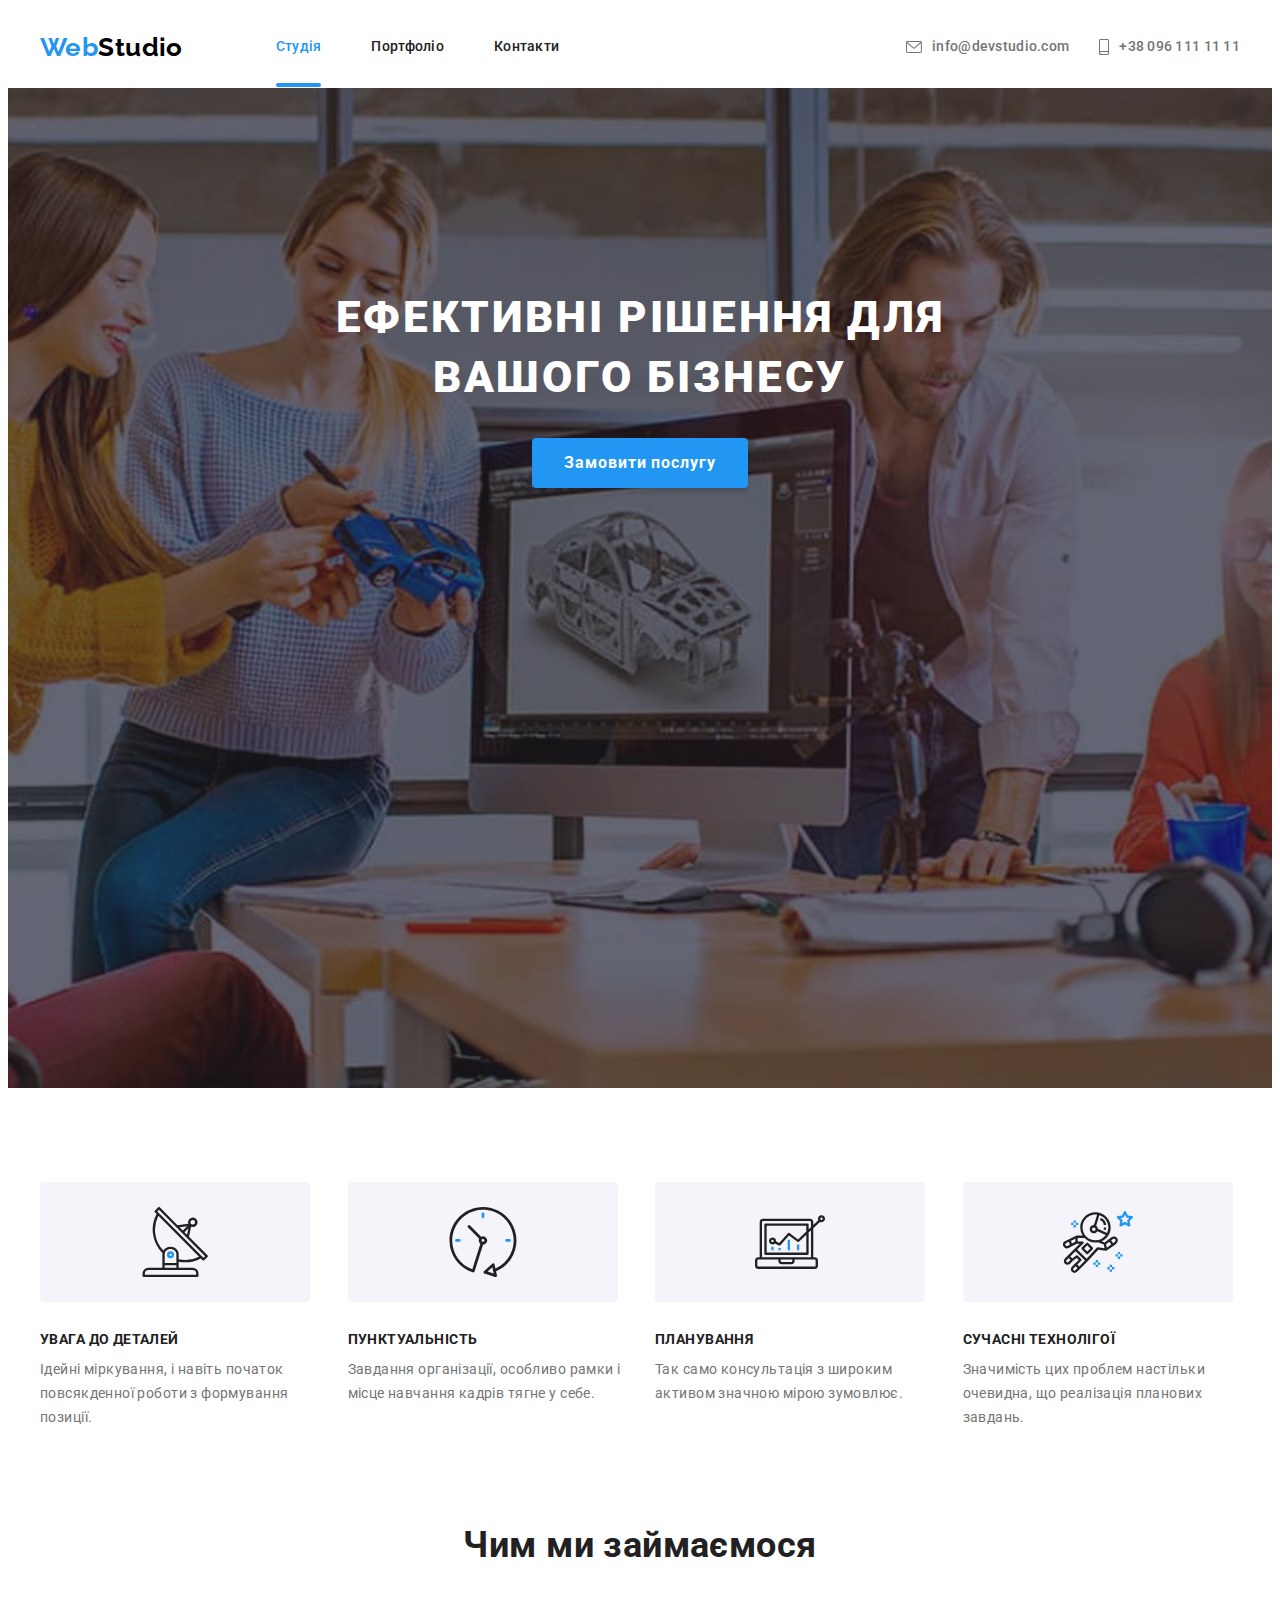
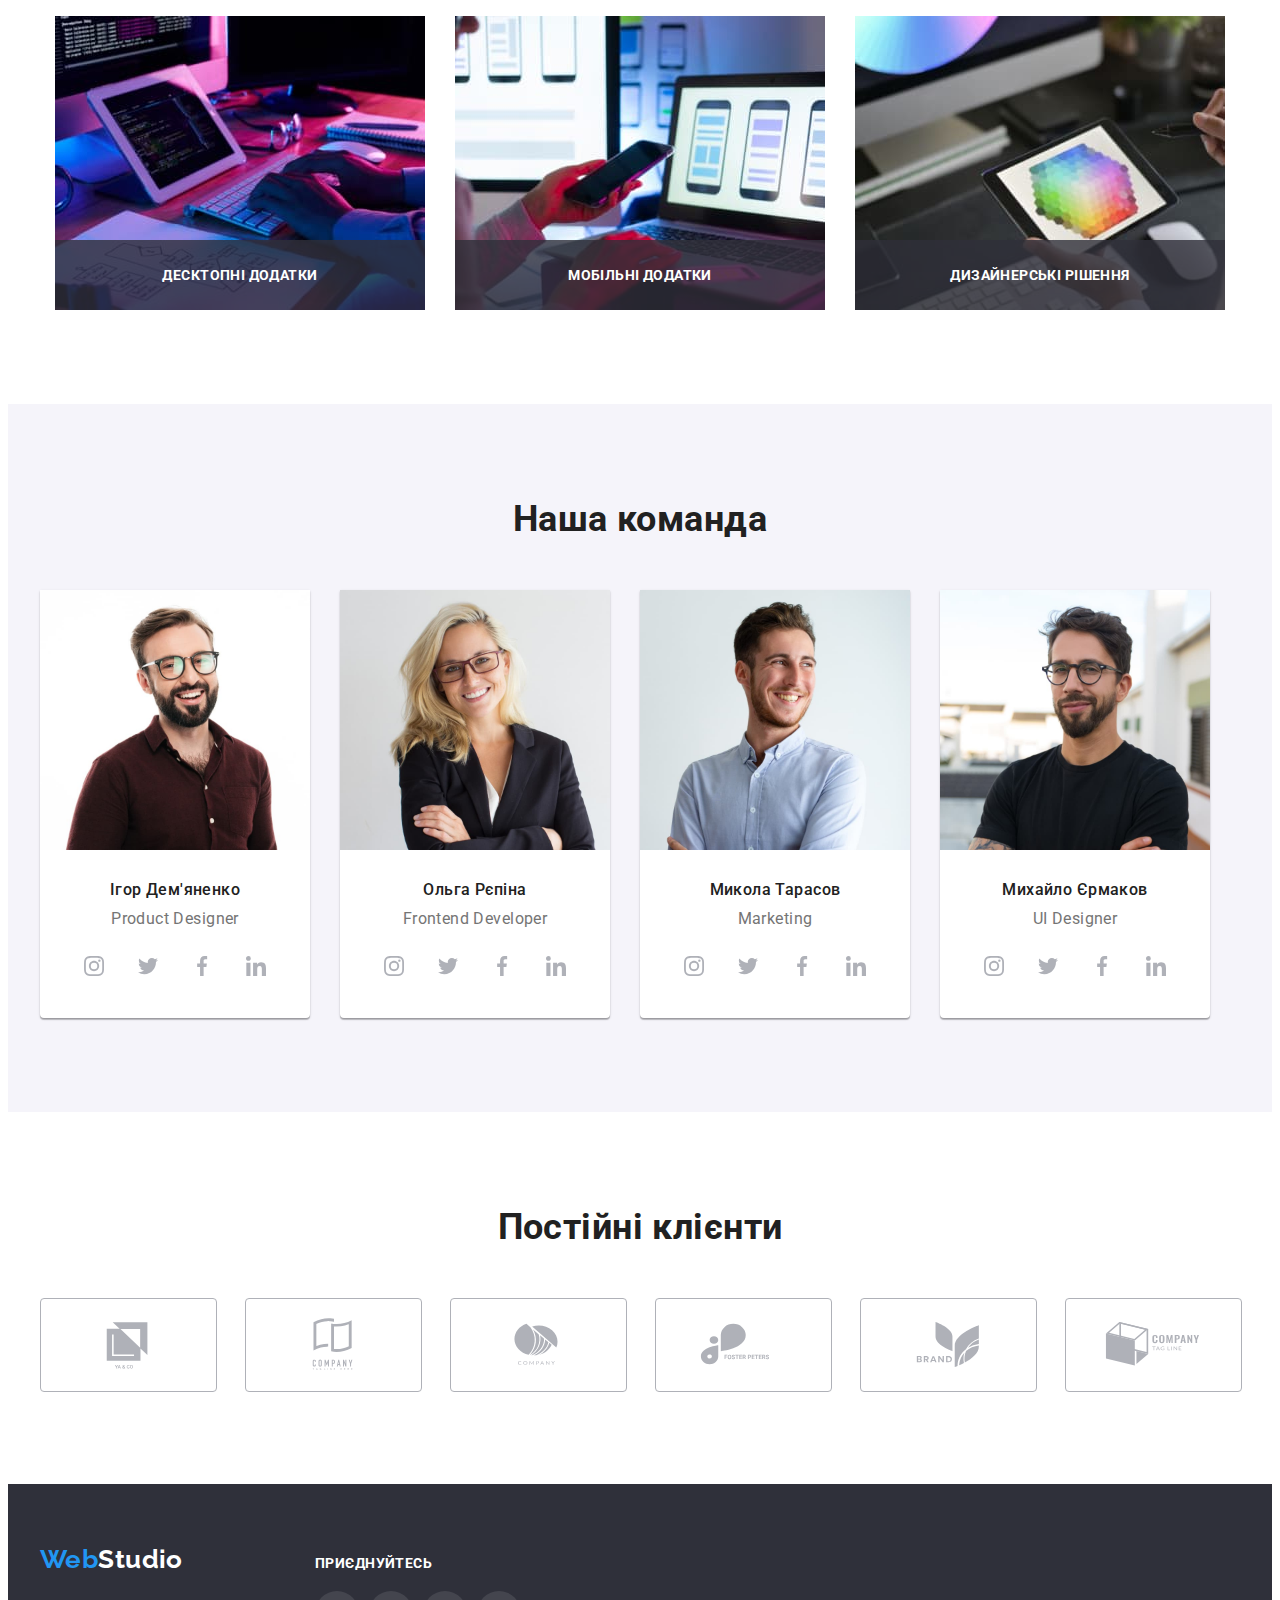
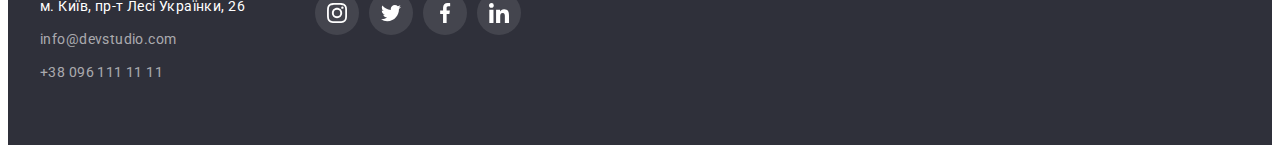
<file: index.html>
<!DOCTYPE html>
<html lang="uk">
  <head>
    <meta charset="UTF-8" />
    <meta http-equiv="X-UA-Compatible" content="IE=edge" />
    <meta name="viewport" content="width=device-width, initial-scale=1.0" />
    <title>Web-Studio-(Version-2.1)</title>
    <link rel="preconnect" href="https://fonts.googleapis.com" />
    <link rel="preconnect" href="https://fonts.gstatic.com" crossorigin />
    <link
      href="https://fonts.googleapis.com/css2?family=Raleway:wght@700&family=Roboto:wght@400;500;700;900&display=swap"
      rel="stylesheet"
    />
    <link
      rel="stylesheet"
      href="https://cdnjs.cloudflare.com/ajax/libs/modern-normalize/1.1.0/modern-normalize.min.css"
      integrity="sha512-wpPYUAdjBVSE4KJnH1VR1HeZfpl1ub8YT/NKx4PuQ5NmX2tKuGu6U/JRp5y+Y8XG2tV+wKQpNHVUX03MfMFn9Q=="
      crossorigin="anonymous"
      referrerpolicy="no-referrer"
    />
    <link rel="stylesheet" href="./css/styles.css" />
  </head>
  <body>
    <header class="header">
      <div class="container header-container">
        <nav class="header-nav">
          <a class="header-logo link" href="./index.html"
            >Web<span class="logo-part">Studio</span></a
          >
          <ul class="header-list list">
            <li class="header-item">
              <a class="header-link link current" href="./index.html">Студія</a>
            </li>
            <li class="header-item">
              <a class="header-link link" href="./portfolio.html">Портфоліо</a>
            </li>
            <li class="header-item">
              <a class="header-link link" href="#">Контакти</a>
            </li>
          </ul>
        </nav>
        <ul class="header-contacts-list list">
          <li class="cotacts-item">
            <a class="cotacts-link link" href="mailto:info@devstudio.com"
              ><svg class="contacts-icon" width="16" height="12">
                <use href="./images/icons.svg#icon-envelope"></use></svg
              >info@devstudio.com</a
            >
          </li>
          <li class="cotacts-item">
            <a class="cotacts-link link" href="tel:+380961111111"
              ><svg class="contacts-icon" width="10" height="16">
                <use href="./images/icons.svg#icon-smartphone"></use></svg
              >+38 096 111 11 11</a
            >
          </li>
        </ul>
      </div>
    </header>
    <main>
      <section class="hero">
        <div class="container hero-wrap">
          <h1 class="hero-title">Ефективні рішення для вашого бізнесу</h1>
          <button class="hero-btn" type="button" data-modal-open>
            Замовити послугу
          </button>
        </div>
      </section>
      <section class="advantage">
        <div class="container">
          <h2 class="visually-hidden">Наші переваги</h2>
          <ul class="list advantage-list">
            <li class="advantage-item">
              <div class="advantage-wrap">
                <svg class="advantage-icon" width="70" height="70">
                  <use href="./images/icons.svg#icon-Antena"></use>
                </svg>
              </div>
              <h3 class="advantage-title">увага до деталей</h3>
              <p class="advantage-txt">
                Ідейні міркування, і навіть початок повсякденної роботи з
                формування позиції.
              </p>
            </li>
            <li class="advantage-item">
              <div class="advantage-wrap">
                <svg class="advantage-icon" width="70" height="70">
                  <use href="./images/icons.svg#icon-clock"></use>
                </svg>
              </div>
              <h3 class="advantage-title">пунктуальність</h3>
              <p class="advantage-txt">
                Завдання організації, особливо рамки і місце навчання кадрів
                тягне у себе.
              </p>
            </li>
            <li class="advantage-item">
              <div class="advantage-wrap">
                <svg class="advantage-icon" width="70" height="70">
                  <use href="./images/icons.svg#icon-diagram"></use>
                </svg>
              </div>
              <h3 class="advantage-title">планування</h3>
              <p class="advantage-txt">
                Так само консультація з широким активом значною мірою зумовлює.
              </p>
            </li>
            <li class="advantage-item">
              <div class="advantage-wrap">
                <svg class="advantage-icon" width="70" height="70">
                  <use href="./images/icons.svg#icon-astronaut"></use>
                </svg>
              </div>
              <h3 class="advantage-title">сучасні технолігої</h3>
              <p class="advantage-txt">
                Значимість цих проблем настільки очевидна, що реалізація
                планових завдань.
              </p>
            </li>
          </ul>
        </div>
      </section>

      <section class="projects section">
        <div class="container">
          <h2 class="projects-title">Чим ми займаємося</h2>
          <ul class="list projects-list">
            <li>
              <div class="projects-thumb">
                <img
                  src="./images/tas-1.jpg"
                  alt="Працює на планшеті"
                  width="370"
                  height="294"
                />
                <p class="projects-thumb-text">Десктопні додатки</p>
              </div>
            </li>
            <li>
              <div class="projects-thumb">
                <img
                  src="./images/tas-2.jpg"
                  alt="Додатки на єкрані"
                  width="370"
                  height="294"
                />
                <p class="projects-thumb-text">Мобільні додатки</p>
              </div>
            </li>
            <li>
              <div class="projects-thumb">
                <img
                  src="./images/tas-3.jpg"
                  alt="Фігура на планшеті"
                  width="370"
                  height="294"
                />
                <p class="projects-thumb-text">Дизайнерські рішення</p>
              </div>
            </li>
          </ul>
        </div>
      </section>
      <section class="team section">
        <div class="container">
          <h2 class="team-title">Наша команда</h2>
          <ul class="team-list list">
            <li class="team-item">
              <img
                src="./images/team-1.jpg"
                alt="Усміхнений хлопець в окулярах"
                width="270"
                height="260"
              />
              <div class="team-wrap">
                <h3 class="team-name">Ігор Дем'яненко</h3>
                <p class="team-job">Product Designer</p>
                <ul class="team-soc-list list">
                  <li class="team-soc-item">
                    <a class="team-soc-link link" href=""
                      ><svg class="team-soc-icon" width="20" height="20">
                        <use
                          href="./images/icons.svg#icon-instagram"
                        ></use></svg
                    ></a>
                  </li>
                  <li class="team-soc-item">
                    <a class="team-soc-link link" href=""
                      ><svg class="team-soc-icon" width="20" height="20">
                        <use href="./images/icons.svg#icon-twitter"></use></svg
                    ></a>
                  </li>
                  <li class="team-soc-item">
                    <a class="team-soc-link link" href=""
                      ><svg class="team-soc-icon" width="20" height="20">
                        <use href="./images/icons.svg#icon-facebook"></use></svg
                    ></a>
                  </li>
                  <li class="team-soc-item">
                    <a class="team-soc-link link" href=""
                      ><svg class="team-soc-icon" width="20" height="20">
                        <use href="./images/icons.svg#icon-linkedin"></use></svg
                    ></a>
                  </li>
                </ul>
              </div>
            </li>
            <li class="team-item">
              <img
                src="./images/team-2.jpg"
                alt="Дівчина в окулярах"
                width="270"
                height="260"
              />
              <div class="team-wrap">
                <h3 class="team-name">Ольга Рєпіна</h3>
                <p class="team-job">Frontend Developer</p>
                <ul class="team-soc-list list">
                  <li class="team-soc-item">
                    <a class="team-soc-link link" href=""
                      ><svg class="team-soc-icon" width="20" height="20">
                        <use
                          href="./images/icons.svg#icon-instagram"
                        ></use></svg
                    ></a>
                  </li>
                  <li class="team-soc-item">
                    <a class="team-soc-link link" href=""
                      ><svg class="team-soc-icon" width="20" height="20">
                        <use href="./images/icons.svg#icon-twitter"></use></svg
                    ></a>
                  </li>
                  <li class="team-soc-item">
                    <a class="team-soc-link link" href=""
                      ><svg class="team-soc-icon" width="20" height="20">
                        <use href="./images/icons.svg#icon-facebook"></use></svg
                    ></a>
                  </li>
                  <li class="team-soc-item">
                    <a class="team-soc-link link" href=""
                      ><svg class="team-soc-icon" width="20" height="20">
                        <use href="./images/icons.svg#icon-linkedin"></use></svg
                    ></a>
                  </li>
                </ul>
              </div>
            </li>
            <li class="team-item">
              <img
                src="./images/team-3.jpg"
                alt="Усміхнений хлопець"
                width="270"
                height="260"
              />
              <div class="team-wrap">
                <h3 class="team-name">Микола Тарасов</h3>
                <p class="team-job">Marketing</p>
                <ul class="team-soc-list list">
                  <li class="team-soc-item">
                    <a class="team-soc-link link" href=""
                      ><svg class="team-soc-icon" width="20" height="20">
                        <use
                          href="./images/icons.svg#icon-instagram"
                        ></use></svg
                    ></a>
                  </li>
                  <li class="team-soc-item">
                    <a class="team-soc-link link" href=""
                      ><svg class="team-soc-icon" width="20" height="20">
                        <use href="./images/icons.svg#icon-twitter"></use></svg
                    ></a>
                  </li>
                  <li class="team-soc-item">
                    <a class="team-soc-link link" href=""
                      ><svg class="team-soc-icon" width="20" height="20">
                        <use href="./images/icons.svg#icon-facebook"></use></svg
                    ></a>
                  </li>
                  <li class="team-soc-item">
                    <a class="team-soc-link link" href=""
                      ><svg class="team-soc-icon" width="20" height="20">
                        <use href="./images/icons.svg#icon-linkedin"></use></svg
                    ></a>
                  </li>
                </ul>
              </div>
            </li>
            <li class="team-item">
              <img
                src="./images/team-4.jpg"
                alt="Хлопець в окулярах"
                width="270"
                height="260"
              />
              <div class="team-wrap">
                <h3 class="team-name">Михайло Єрмаков</h3>
                <p class="team-job">UI Designer</p>
                <ul class="team-soc-list list">
                  <li class="team-soc-item">
                    <a class="team-soc-link link" href=""
                      ><svg class="team-soc-icon" width="20" height="20">
                        <use
                          href="./images/icons.svg#icon-instagram"
                        ></use></svg
                    ></a>
                  </li>
                  <li class="team-soc-item">
                    <a class="team-soc-link link" href=""
                      ><svg class="team-soc-icon" width="20" height="20">
                        <use href="./images/icons.svg#icon-twitter"></use></svg
                    ></a>
                  </li>
                  <li class="team-soc-item">
                    <a class="team-soc-link link" href=""
                      ><svg class="team-soc-icon" width="20" height="20">
                        <use href="./images/icons.svg#icon-facebook"></use></svg
                    ></a>
                  </li>
                  <li class="team-soc-item">
                    <a class="team-soc-link link" href=""
                      ><svg class="team-soc-icon" width="20" height="20">
                        <use href="./images/icons.svg#icon-linkedin"></use></svg
                    ></a>
                  </li>
                </ul>
              </div>
            </li>
          </ul>
        </div>
      </section>
      <section class="clients section">
        <div class="container">
          <h2 class="clients-title">Постійні клієнти</h2>
          <ul class="clients-list list">
            <li class="clients-item">
              <a class="cliets-link link" href=""
                ><svg class="clients-icon" width="106" height="60">
                  <use href="./images/icons.svg#icon-client-1"></use></svg
              ></a>
            </li>
            <li class="clients-item">
              <a class="cliets-link link" href=""
                ><svg class="clients-icon" width="106" height="60">
                  <use href="./images/icons.svg#icon-client-2"></use></svg
              ></a>
            </li>
            <li class="clients-item">
              <a class="cliets-link link" href=""
                ><svg class="clients-icon" width="106" height="60">
                  <use href="./images/icons.svg#icon-client-3"></use></svg
              ></a>
            </li>
            <li class="clients-item">
              <a class="cliets-link link" href=""
                ><svg class="clients-icon" width="106" height="60">
                  <use href="./images/icons.svg#icon-client-4"></use></svg
              ></a>
            </li>
            <li class="clients-item">
              <a class="cliets-link link" href=""
                ><svg class="clients-icon" width="106" height="60">
                  <use href="./images/icons.svg#icon-client-5"></use></svg
              ></a>
            </li>
            <li class="clients-item">
              <a class="cliets-link link" href=""
                ><svg class="clients-icon" width="106" height="60">
                  <use href="./images/icons.svg#icon-client-6"></use></svg
              ></a>
            </li>
          </ul>
        </div>
      </section>
    </main>
    <footer class="address">
      <div class="footer-container container">
        <div class="footer-address-container">
          <a class="address-logo link" href="./index.html"
            >Web<span class="address-logo-part">Studio</span></a
          >
          <address class="main-address">
            <ul class="address-list list">
              <li class="address-item">
                <a
                  class="address-map link"
                  href="https://goo.gl/maps/8YUWCjoJRUapYNAK7"
                  target="_blank"
                  rel="noopener nofollow noreferrer"
                  >м. Київ, пр-т Лесі Українки, 26</a
                >
              </li>
              <li class="address-item">
                <a class="address-link link" href="mailto:info@devstudio.com"
                  >info@devstudio.com</a
                >
              </li>
              <li class="address-item">
                <a class="address-link link" href="tel:+380961111111"
                  >+38 096 111 11 11</a
                >
              </li>
            </ul>
          </address>
        </div>
        <div class="footer-soc-container">
          <p class="soc-container-text">приєднуйтесь</p>
          <ul class="soc-container-list list">
            <li class="soc-container-item">
              <a class="soc-container-link link" href=""
                ><svg class="soc-container-icon" width="20" height="20">
                  <use href="./images/icons.svg#icon-instagram"></use></svg
              ></a>
            </li>
            <li class="soc-container-item">
              <a class="soc-container-link link" href=""
                ><svg class="soc-container-icon" width="20" height="20">
                  <use href="./images/icons.svg#icon-twitter"></use></svg
              ></a>
            </li>
            <li class="soc-container-item">
              <a class="soc-container-link link" href=""
                ><svg class="soc-container-icon" width="20" height="20">
                  <use href="./images/icons.svg#icon-facebook"></use></svg
              ></a>
            </li>
            <li class="soc-container-item">
              <a class="soc-container-link link" href=""
                ><svg class="soc-container-icon" width="20" height="20">
                  <use href="./images/icons.svg#icon-linkedin"></use></svg
              ></a>
            </li>
          </ul>
        </div>
      </div>
    </footer>
    <div class="backdrop is-hidden" data-modal>
      <div class="modal">
        <button type="button" class="modal-close" data-modal-close>
          <svg class="modal-icon" width="18" height="18">
            <use href="./images/icons.svg#icon-close-black"></use>
          </svg>
        </button>
      </div>
    </div>
    <script src="./js/modal.js"></script>
  </body>
</html>
</file>
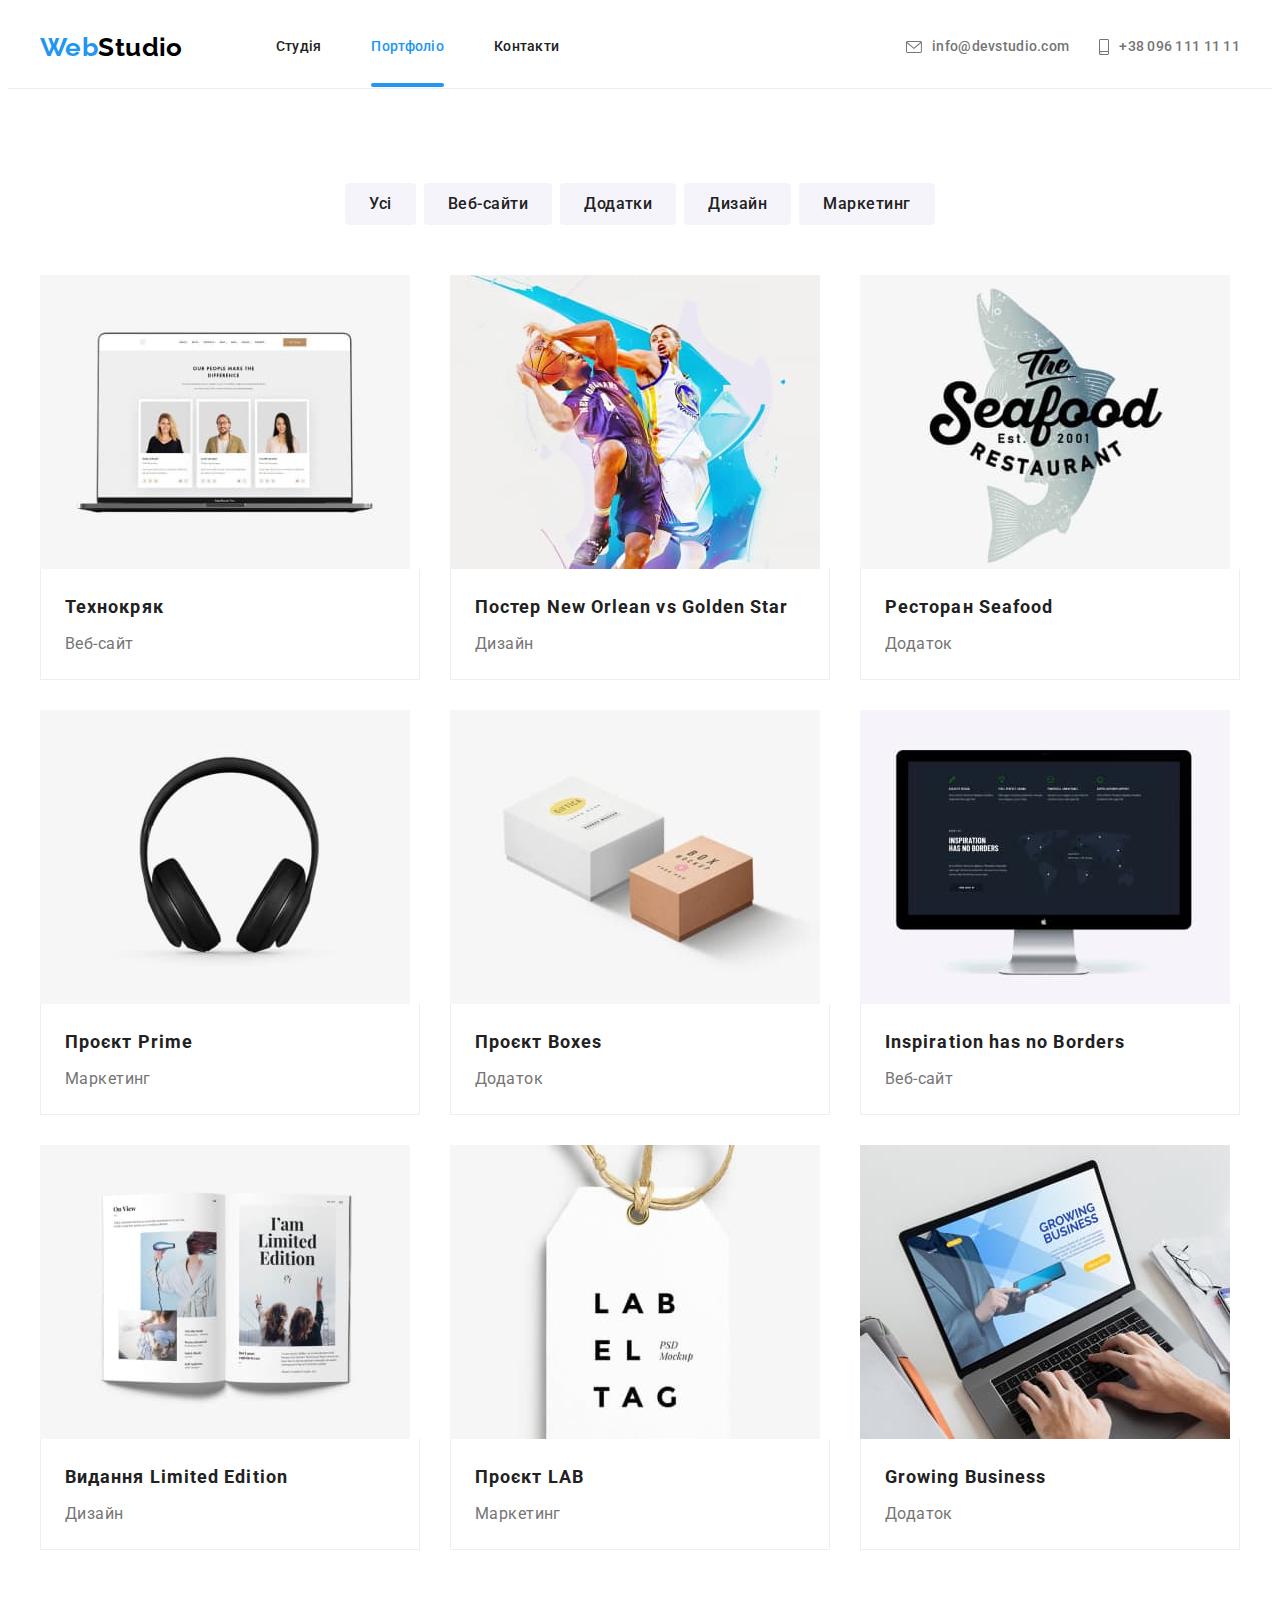
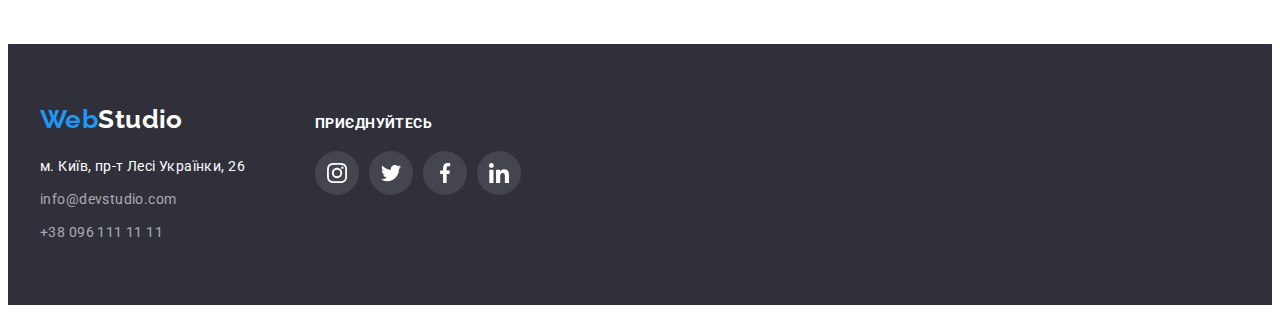
<file: portfolio.html>
<!DOCTYPE html>
<html lang="uk">
  <head>
    <meta charset="UTF-8" />
    <meta http-equiv="X-UA-Compatible" content="IE=edge" />
    <meta name="viewport" content="width=device-width, initial-scale=1.0" />
    <title>Web-Studio-(Version-2.1)</title>
    <link rel="preconnect" href="https://fonts.googleapis.com" />
    <link rel="preconnect" href="https://fonts.gstatic.com" crossorigin />
    <link
      href="https://fonts.googleapis.com/css2?family=Raleway:wght@700&family=Roboto:wght@400;500;700;900&display=swap"
      rel="stylesheet"
    />
    <link
      rel="stylesheet"
      href="https://cdnjs.cloudflare.com/ajax/libs/modern-normalize/1.1.0/modern-normalize.min.css"
      integrity="sha512-wpPYUAdjBVSE4KJnH1VR1HeZfpl1ub8YT/NKx4PuQ5NmX2tKuGu6U/JRp5y+Y8XG2tV+wKQpNHVUX03MfMFn9Q=="
      crossorigin="anonymous"
      referrerpolicy="no-referrer"
    />
    <link rel="stylesheet" href="./css/styles.css" />
  </head>
  <body>
    <header class="header-porfolio">
      <div class="container header-container">
        <nav class="header-nav">
          <a class="header-logo link" href="./index.html"
            >Web<span class="logo-part">Studio</span></a
          >
          <ul class="header-list list">
            <li class="header-item">
              <a class="header-link link" href="./index.html">Студія</a>
            </li>
            <li class="header-item">
              <a class="header-link link current" href="./portfolio.html"
                >Портфоліо</a
              >
            </li>
            <li class="header-item">
              <a class="header-link link" href="#">Контакти</a>
            </li>
          </ul>
        </nav>
        <ul class="header-contacts-list list">
          <li class="cotacts-item">
            <a class="cotacts-link link" href="mailto:info@devstudio.com"
              ><svg class="contacts-icon" width="16" height="12">
                <use href="./images/icons.svg#icon-envelope"></use></svg
              >info@devstudio.com</a
            >
          </li>
          <li class="cotacts-item">
            <a class="cotacts-link link" href="tel:+380961111111"
              ><svg class="contacts-icon" width="10" height="16">
                <use href="./images/icons.svg#icon-smartphone"></use></svg
              >+38 096 111 11 11</a
            >
          </li>
        </ul>
      </div>
    </header>
    <main>
      <section class="main-portfolio section">
        <h1 class="visually-hidden">Наші роботи</h1>
        <div class="container">
          <ul class="filters list">
            <li class="filters-item">
              <button class="filters-btn" type="button">Усі</button>
            </li>
            <li class="filters-item">
              <button class="filters-btn" type="button">Веб-сайти</button>
            </li>
            <li class="filters-item">
              <button class="filters-btn" type="button">Додатки</button>
            </li>
            <li class="filters-item">
              <button class="filters-btn" type="button">Дизайн</button>
            </li>
            <li class="filters-item">
              <button class="filters-btn" type="button">Маркетинг</button>
            </li>
          </ul>

          <ul class="portfolio-list list">
            <li class="portfolio-item">
              <a class="portfolio-link link" href="#">
                <div class="portfolio-top-wrap">
                  <img
                    src="./images/portfolio-1.jpg"
                    alt="Три людини на екрані"
                    width="370"
                    height="294"
                  />
                  <p class="portfolio-top-text">
                    Ресурс пропонує комплексні пропозиції з різним рівнем
                    функціоналу та сервісів. Все це дозволить відвідувачу
                    отримати вичерпні відомості про компанію чи приватну особу.
                  </p>
                </div>
                <div class="portfolio-wrap">
                  <h2 class="portfolio-title">Технокряк</h2>
                  <p class="portfolio-text">Веб-сайт</p>
                </div>
              </a>
            </li>
            <li class="portfolio-item">
              <a class="portfolio-link link" href="#"
                ><div class="portfolio-top-wrap">
                  <img
                    src="./images/portfolio-2.jpg"
                    alt="Два баскетболіста з м'ячем"
                    width="370"
                    height="294"
                  />
                  <p class="portfolio-top-text">
                    Ресурс пропонує комплексні пропозиції з різним рівнем
                    функціоналу та сервісів. Все це дозволить відвідувачу
                    отримати вичерпні відомості про компанію чи приватну особу.
                  </p>
                </div>
                <div class="portfolio-wrap">
                  <h2 class="portfolio-title">
                    Постер New Orlean vs Golden Star
                  </h2>
                  <p class="portfolio-text">Дизайн</p>
                </div></a
              >
            </li>
            <li class="portfolio-item">
              <a class="portfolio-link link" href="#"
                ><div class="portfolio-top-wrap">
                  <img
                    src="./images/portfolio-3.jpg"
                    alt="Риба з текстом"
                    width="370"
                    height="294"
                  />
                  <p class="portfolio-top-text">
                    Ресурс пропонує комплексні пропозиції з різним рівнем
                    функціоналу та сервісів. Все це дозволить відвідувачу
                    отримати вичерпні відомості про компанію чи приватну особу.
                  </p>
                </div>
                <div class="portfolio-wrap">
                  <h2 class="portfolio-title">Ресторан Seafood</h2>
                  <p class="portfolio-text">Додаток</p>
                </div></a
              >
            </li>
            <li class="portfolio-item">
              <a class="portfolio-link link" href="#"
                ><div class="portfolio-top-wrap">
                  <img
                    src="./images/portfolio-4.jpg"
                    alt="Чорні навушники"
                    width="370"
                    height="294"
                  />
                  <p class="portfolio-top-text">
                    Ресурс пропонує комплексні пропозиції з різним рівнем
                    функціоналу та сервісів. Все це дозволить відвідувачу
                    отримати вичерпні відомості про компанію чи приватну особу.
                  </p>
                </div>
                <div class="portfolio-wrap">
                  <h2 class="portfolio-title">Проєкт Prime</h2>
                  <p class="portfolio-text">Маркетинг</p>
                </div></a
              >
            </li>
            <li class="portfolio-item">
              <a class="portfolio-link link" href=""
                ><div class="portfolio-top-wrap">
                  <img
                    src="./images/portfolio-5.jpg"
                    alt="Дві прямокутні коробочки"
                    width="370"
                    height="294"
                  />
                  <p class="portfolio-top-text">
                    Ресурс пропонує комплексні пропозиції з різним рівнем
                    функціоналу та сервісів. Все це дозволить відвідувачу
                    отримати вичерпні відомості про компанію чи приватну особу.
                  </p>
                </div>
                <div class="portfolio-wrap">
                  <h2 class="portfolio-title">Проєкт Boxes</h2>
                  <p class="portfolio-text">Додаток</p>
                </div></a
              >
            </li>
            <li class="portfolio-item">
              <a class="portfolio-link link" href="#"
                ><div class="portfolio-top-wrap">
                  <img
                    src="./images/portfolio-6.jpg"
                    alt="Монітор"
                    width="370"
                    height="294"
                  />
                  <p class="portfolio-top-text">
                    Ресурс пропонує комплексні пропозиції з різним рівнем
                    функціоналу та сервісів. Все це дозволить відвідувачу
                    отримати вичерпні відомості про компанію чи приватну особу.
                  </p>
                </div>
                <div class="portfolio-wrap">
                  <h2 class="portfolio-title">Inspiration has no Borders</h2>
                  <p class="portfolio-text">Веб-сайт</p>
                </div></a
              >
            </li>
            <li class="portfolio-item">
              <a class="portfolio-link link" href="#"
                ><div class="portfolio-top-wrap">
                  <img
                    src="./images/portfolio-7.jpg"
                    alt="Розгорнута книга"
                    width="370"
                    height="294"
                  />
                  <p class="portfolio-top-text">
                    Ресурс пропонує комплексні пропозиції з різним рівнем
                    функціоналу та сервісів. Все це дозволить відвідувачу
                    отримати вичерпні відомості про компанію чи приватну особу.
                  </p>
                </div>
                <div class="portfolio-wrap">
                  <h2 class="portfolio-title">Видання Limited Edition</h2>
                  <p class="portfolio-text">Дизайн</p>
                </div></a
              >
            </li>
            <li class="portfolio-item">
              <a class="portfolio-link link" href=""
                ><div class="portfolio-top-wrap">
                  <img
                    src="./images/portfolio-8.jpg"
                    alt="Бірка"
                    width="370"
                    height="294"
                  />
                  <p class="portfolio-top-text">
                    Ресурс пропонує комплексні пропозиції з різним рівнем
                    функціоналу та сервісів. Все це дозволить відвідувачу
                    отримати вичерпні відомості про компанію чи приватну особу.
                  </p>
                </div>
                <div class="portfolio-wrap">
                  <h2 class="portfolio-title">Проєкт LAB</h2>
                  <p class="portfolio-text">Маркетинг</p>
                </div></a
              >
            </li>
            <li class="portfolio-item">
              <a class="portfolio-link link" href="#"
                ><div class="portfolio-top-wrap">
                  <img
                    src="./images/portfolio-9.jpg"
                    alt="Працює за ноутбуком"
                    width="370"
                    height="294"
                  />
                  <p class="portfolio-top-text">
                    Ресурс пропонує комплексні пропозиції з різним рівнем
                    функціоналу та сервісів. Все це дозволить відвідувачу
                    отримати вичерпні відомості про компанію чи приватну особу.
                  </p>
                </div>
                <div class="portfolio-wrap">
                  <h2 class="portfolio-title">Growing Business</h2>
                  <p class="portfolio-text">Додаток</p>
                </div></a
              >
            </li>
          </ul>
        </div>
      </section>
    </main>
    <footer class="address">
      <div class="footer-container container">
        <div class="footer-address-container">
          <a class="address-logo link" href="./index.html"
            >Web<span class="address-logo-part">Studio</span></a
          >
          <address class="main-address">
            <ul class="address-list list">
              <li class="address-item">
                <a
                  class="address-map link"
                  href="https://goo.gl/maps/8YUWCjoJRUapYNAK7"
                  target="_blank"
                  rel="noopener nofollow noreferrer"
                  >м. Київ, пр-т Лесі Українки, 26</a
                >
              </li>
              <li class="address-item">
                <a class="address-link link" href="mailto:info@devstudio.com"
                  >info@devstudio.com</a
                >
              </li>
              <li class="address-item">
                <a class="address-link link" href="tel:+380961111111"
                  >+38 096 111 11 11</a
                >
              </li>
            </ul>
          </address>
        </div>
        <div class="footer-soc-container">
          <p class="soc-container-text">приєднуйтесь</p>
          <ul class="soc-container-list list">
            <li class="soc-container-item">
              <a class="soc-container-link link" href=""
                ><svg class="soc-container-icon" width="20" height="20">
                  <use href="./images/icons.svg#icon-instagram"></use></svg
              ></a>
            </li>
            <li class="soc-container-item">
              <a class="soc-container-link link" href=""
                ><svg class="soc-container-icon" width="20" height="20">
                  <use href="./images/icons.svg#icon-twitter"></use></svg
              ></a>
            </li>
            <li class="soc-container-item">
              <a class="soc-container-link link" href=""
                ><svg class="soc-container-icon" width="20" height="20">
                  <use href="./images/icons.svg#icon-facebook"></use></svg
              ></a>
            </li>
            <li class="soc-container-item">
              <a class="soc-container-link link" href=""
                ><svg class="soc-container-icon" width="20" height="20">
                  <use href="./images/icons.svg#icon-linkedin"></use></svg
              ></a>
            </li>
          </ul>
        </div>
      </div>
    </footer>
  </body>
</html>
</file>
<file: css/styles.css>
:root{
--main-background-color:#FFFFFF;
--second-background-color:#2F303A;
--first-logo-part-color:#000000;
--second-logo-part-color:#FFFFFF;
--hero-btn-color:#FFFFFF;
--hero-btn-background-color:#2196F3;
--header-link-color:#212121;
--first-contacts-color:#757575;
--main-title-color:#FFFFFF;
--second-title-color:#212121;
--main-text-color:#757575;
--address-map-color:#FFFFFF;
--background-items-color:#FFFFFF;
--backgrounds-team-color:#F5F4FA;
--portfolio-btn-color:#212121;
--portfolio-btn-background-color: #F5F4FA;
--porfolio-btn-active-color:#FFFFFF;
--accent-color:#2196F3;
--main-trans-duration: 250ms;
--main-trans-timing-func: cubic-bezier(0.4, 0, 0.2, 1)

}
p,
h1,
h2,
h3,
h4,
h5,
h6 {
    margin: 0;
}

ul,
ol {
    margin: 0;
    padding-left: 0;
}

button {
    cursor: pointer;
}

address {
    font-style: normal;
}

img {
    display: block;
    max-width: 100%;
        height: auto;
}
/* ------------BODY------------ */
body{
    font-family: 'roboto', 'sans-serif';
    letter-spacing: 0.03em;
    font-size: 14px;
 background-color:var(--main-background-color)

}



.list{
list-style: none;
}
.link{
    text-decoration: none;
}

.visually-hidden {
    position: absolute;
    white-space: nowrap;
    width: 1px;
    height: 1px;
    overflow: hidden;
    border: 0;
    padding: 0;
    clip: rect(0 0 0 0);
    clip-path: inset(50%);
    margin: -1px;
}

.container{
    width: 1200px;
    padding-left: 15px;
    padding-right: 15px;
    margin: 0 auto;
}

.section{
    padding-top: 94px;
    padding-bottom: 94px;
}
/* ------------HEDER------------ */
.header {
    padding-top: 24px;
    padding-bottom: 25px;
}

.header-container{
    display: flex;
    justify-content: space-between;
    align-items: center;
}

.header-nav{
    display: flex;
    align-items: center;
}

.header-logo {
    font-family: 'Raleway', 'sans-serif';
    font-weight: 700;
    font-size: 26px;
    line-height: 1.19;
    margin-right: 93px;
    color: var(--accent-color)}

.logo-part {
    color: var(--first-logo-part-color);}

    .header-list{
        display: flex;
        gap: 50px;
    }

.header-link {
    display: block;
    position: relative;
    font-weight: 500;
    line-height: 1.14;
    letter-spacing: 0.02em;
    color: var(--header-link-color);
    transition-property: color;
    transition-duration: var(--main-trans-duration);
    transition-timing-function: var(--main-trans-timing-func);
}

.current::after {
    content:'';
    position: absolute;
    bottom: -32px;
    right: 0;
    width: 100%;
    height: 4px;
    background: currentColor;
        border-radius: 2px;
}

.header-link:hover,
.header-link:focus{
    color: var(--accent-color)}

        .header-contacts-list {
            display: flex;
            gap: 30px;
        }

.cotacts-link{
    font-weight: 500;
    line-height: 1.14;
    letter-spacing: 0.02em;
    color: var(--first-contacts-color);
    display: flex;
    align-items: center;
        transition-property: color;
            transition-duration: var(--main-trans-duration);
            transition-timing-function: var(--main-trans-timing-func);
}
.contacts-icon{
    fill: #757575;
    margin-right: 10px;
    transition-property: fill;
        transition-duration: var(--main-trans-duration);
        transition-timing-function: var(--main-trans-timing-func);
}
.cotacts-link:hover, 
.cotacts-link:focus{
    color: var(--accent-color);
}
.cotacts-link:hover .contacts-icon{
    fill: var(--accent-color);}

        .cotacts-link:focus .contacts-icon {
            fill: var(--accent-color);
        }

/* ------------HERO----------- */
.hero {
padding-top: 200px;
padding-bottom: 200px;
background-color: var(--second-background-color);
    background-image: linear-gradient(rgba(47, 48, 58, 0.4),
     rgba(47, 48, 58, 0.4)), url(../images/hero-bg.jpg);
    background-repeat: no-repeat;
    background-size: cover;
    background-position: center;
    max-width: 1600px;
    height: 600px;
    margin: 0 auto;
}

.hero-title {
        font-weight: 900;
        font-size: 44px;
        line-height: 1.36;
        text-align: center;
        letter-spacing: 0.06em;
        text-transform: uppercase;
        color: var(--main-title-color);
        max-width: 696px;
        margin: 0 auto;
        margin-bottom: 30px;
}

.hero-btn {
    font-family: inherit;
    font-weight: 700;
    font-size: 16px;
    line-height: 1.88;
    display: flex;
    align-items: center;
    text-align: center;
    letter-spacing: 0.06em;
    color: var(--hero-btn-color);
background: var(--hero-btn-background-color);
    box-shadow: 0px 4px 4px rgba(0, 0, 0, 0.15);
    border-radius: 4px;
    border: none;
margin: 0 auto;
padding: 10px 32px;
min-width: 216px;
transition-property: background-color, box-shadow;
    transition-duration: var(--main-trans-duration);
    transition-timing-function: var(--main-trans-timing-func);
}

.hero-btn:hover,
.hero-btn:focus{
    background-color: #188CE8;
    box-shadow: 0px 4px 4px rgba(0, 0, 0, 0.15);
}

        /* ------------ADVANTAGE----------- */

.advantage{
    padding-top: 94px;
}

.advantage-list{
    display: flex;
    gap: 30px;
}
.advantage-wrap{
    width: 270px;
        height: 120px;
    background: #F5F4FA;
        border-radius: 4px;
        display: flex;
        align-items: center;
        justify-content: center;
        margin-bottom: 30px;
}

.advantage-item{
    flex-basis: calc((100% - 90px)/4);
}
.advantage-title{
        font-weight: 700;
        font-size: 14px;
        line-height: 1.14;
        text-transform: uppercase;
    margin-bottom: 10px;
        color: var(--second-title-color);
}
.advantage-txt{
    line-height: 1.71;
    color: var(--main-text-color);
}

                /* ------------PROJECTS---------- */
.projects-list{
    display: flex;
    justify-content: center;
    gap: 30px;
}

    .projects-title{
            font-weight: 700;
            font-size: 36px;
            line-height: 1.17;
            text-align: center;
            color: var(--second-title-color);
            margin-bottom: 50px;
    }

    .projects-thumb{
        position: relative;
    }


    .projects-thumb-text{
        position: absolute;
            bottom: 0;
            width: 100%;
            display: flex;
            justify-content: center;
            align-items: center;
        height: 70px;
        background-color: rgba(47, 48, 58, 0.8);
        font-weight: 700;
            line-height: 16px;
            text-transform: uppercase;
            color: #FFFFFF;
    }


    /* ------------TEAM---------- */
    .team{
        background: var(--backgrounds-team-color)
    }
    .team-title{
        font-weight: 700;
            font-size: 36px;
            line-height: 1.17;
            text-align: center;
            color: var(--second-title-color);
            margin-bottom: 50px;
    }
    .team-list{
        display: flex;
        gap: 30px;
    }
    .team-item{
        background: var(--background-items-color);
            box-shadow: 0px 1px 3px rgba(0, 0, 0, 0.12), 0px 1px 1px rgba(0, 0, 0, 0.14), 0px 2px 1px rgba(0, 0, 0, 0.2);
            border-radius: 0px 0px 4px 4px;
            flex-basis: calc((100%-90px) / 4);
    }

    .team-name{
        font-weight: 500;
            font-size: 16px;
            line-height: 1.19;
            text-align: center;
            color: var(--second-title-color);
            margin-bottom: 10px;
    }
    .team-job{
            font-size: 16px;
            line-height: 1.19;
            text-align: center;
            color: var(--main-text-color);
            margin-bottom: 16px;
    }

.team-wrap{
    padding-top: 30px;
    padding-bottom: 30px;
}

.team-soc-list {
    display: flex;
    justify-content: center;
    gap: 10px;
}


.team-soc-item {
    width: 44px;
    height: 44px;
}

.team-soc-link {
    width: 100%;
    height: 100%;
        border-radius: 50%;
        display: flex;
        align-items: center;
        justify-content: center;
        transition-property: background-color;
            transition-duration: var(--main-trans-duration);
            transition-timing-function: var(--main-trans-timing-func);
}

.team-soc-icon {
    fill: #AFB1B8;
    transition-property: fill;
    transition-duration: var(--main-trans-duration);
    transition-timing-function: var(--main-trans-timing-func);
}

.team-soc-link:hover,
.team-soc-link:focus{
    background-color: var(--accent-color);
}

.team-soc-link:hover .team-soc-icon {
    fill: #FFFFFF;
}
.team-soc-link:focus .team-soc-icon {
    fill: #FFFFFF;
}


/* ------------CLIENTS--------- */
.clients-title {
    font-weight: 700;
        font-size: 36px;
        line-height: 42px;
        text-align: center;
        color:var(--second-title-color);
        margin-bottom: 50px;
}

.clients-list {
    display: flex;
    gap: 30px;
}

.clients-item {
    height: 92px;
flex-basis: calc((100% - 150px) / 6);
}

.cliets-link {
    width: 100%;
    height: 100%;
    border: 1px solid #AFB1B8;
        border-radius: 4px;
        display: flex;
        align-items: center;
        justify-content: center;
            transition-property: border-color;
                transition-duration: var(--main-trans-duration);
                transition-timing-function: var(--main-trans-timing-func);
}

.cliets-link:hover,
.cliets-link:focus{
    border-color: var(--accent-color);
}

.clients-icon{
  fill: #AFB1B8;
transition-property: fill;
    transition-duration: var(--main-trans-duration);
    transition-timing-function: var(--main-trans-timing-func);
}

.cliets-link:hover .clients-icon{
    fill: var(--accent-color);
}

.cliets-link:focus .clients-icon {
    fill: var(--accent-color);
}
        /* ------------FOOTER--------- */

.address{
    padding-top: 60px;
    padding-bottom: 60px;
    background-color:var(--second-background-color);
}

        .address-logo{
        font-family: 'Raleway','sans-serif';
        font-weight: 700;
        font-size: 26px;
        line-height: 1.19;
        color: var(--accent-color);
        display: inline-block;
        margin-bottom: 20px;
        }
       
        .address-logo-part{
            color: var(--second-logo-part-color)
        }

        .address-map{
            font-style: normal;
            line-height: 1.71;
            color: var(--address-map-color);
            transition-property: color;
                transition-duration: var(--main-trans-duration);
                transition-timing-function: var(--main-trans-timing-func);
        }
        .address-map:hover,
        .address-map:focus{
            color: var(--accent-color);}

.address-item:not(:last-child)
{
    margin-bottom: 9px;
    display: block;
}

        .address-link{
            font-style: normal;
            line-height: 1.71;
            color: rgba(255, 255, 255, 0.6);
            transition-property: color;
                transition-duration: var(--main-trans-duration);
                transition-timing-function: var(--main-trans-timing-func);
        }
.address-link:hover,
.address-link:focus{
 color: var(--accent-color);}

 .footer-container{
    display: flex;
    align-items: baseline;
 }

 .footer-address-container{
    margin-right: 70px;
 }

.soc-container-text {
    font-weight: 700;
        line-height: 16px;
    color: #FFFFFF;
    margin-bottom: 20px;
    text-transform: uppercase;
 }

 .soc-container-list {
    display: flex;
    justify-content: center;
    gap: 10px;
    
 }


 .soc-container-item {
    width: 44px;
    height: 44px;
 }

 .soc-container-link {
    width: 100%;
    height: 100%;
    border-radius: 50%;
    background-color: rgba(255, 255, 255, 0.1);;
display: flex;
align-items: center;
    justify-content: center;
    transition-property: background-color;
    transition-duration: var(--main-trans-duration);
    transition-timing-function: var(--main-trans-timing-func);
 }

  .soc-container-icon {
      fill: #FFFFFF;
  }

 .soc-container-link:hover,
 .soc-container-link:focus{
    background-color: var(--accent-color);
 }




 /* ------------PORTFOLIO-------- */
 .current {
color: var(--accent-color);
 }


.header-porfolio{
    border-bottom: 1px solid #ECECEC;
    padding-top: 24px;
        padding-bottom: 25px;
}
.filters{
    margin-bottom: 50px;
    display: flex;
    justify-content: center;
    gap: 8px;
}

 .filters-btn{
    font-family: inherit;
        font-style: normal;
        font-weight: 500;
        font-size: 16px;
        line-height: 1.62;
        letter-spacing: 0.03em;
        color: var(--portfolio-btn-color);
        background: var(--portfolio-btn-background-color);
        border-radius: 4px;
        cursor: pointer;  
        border-color: transparent;  
        padding: 6px 22px;
            transition-property: background-color, color, box-shadow;
                transition-duration: var(--main-trans-duration);
                transition-timing-function: var(--main-trans-timing-func);
 }
 .filters-btn:hover,
.filters-btn:focus{
    background-color: var(--accent-color);
    color:var(--porfolio-btn-active-color);
box-shadow: 0px 3px 1px rgba(0, 0, 0, 0.1), 0px 1px 2px rgba(0, 0, 0, 0.08), 0px 2px 2px rgba(0, 0, 0, 0.12);}

    /* ------------PORTFOLIO-LIST-------- */

.portfolio-list{
    display: flex;
    flex-wrap: wrap;
    gap: 30px;
    
}
.portfolio-item {
flex-basis: calc((100% - 60px) / 3);
background: var(--background-items-color);
}

.portfolio-link {
    display: block;
}
.portfolio-top-wrap{
    position: relative;
    overflow: hidden;
}

.portfolio-top-text {
    position: absolute;
    top: 0;
    left: 0;
    padding: 63px 24px;
    width: 100%;
    height: 100%;
font-size: 18px;
    line-height: 1.6;
    color: #FFFFFF;
    background: rgba(33, 150, 243, 0.9);
    transform: translateY(100%);
    transition-property: transform;
    transition-duration: var(--main-trans-duration);
transition-timing-function: var(--main-trans-timing-func);
}

.portfolio-link:hover,
.portfolio-link:focus {
    box-shadow: 0px 1px 1px rgba(0, 0, 0, 0.12), 0px 4px 4px rgba(0, 0, 0, 0.06), 1px 4px 6px rgba(0, 0, 0, 0.16);
}

.portfolio-link:hover .portfolio-top-text{
    transform: translateY(0);
}

.portfolio-link:focus .portfolio-top-text {
    transform: translateY(0);
}

.portfolio-wrap{
    padding: 20px 24px;
    border: 1px solid #EEEEEE;
    border-top: none;
}
.portfolio-title{
font-weight: 700;
font-size: 18px;
line-height: 2;
letter-spacing: 0.06em;
color: var(--second-title-color);
margin-bottom: 4px;}


.portfolio-text{
        font-size: 16px;
        line-height: 1.88;
        color: var(--main-text-color);
}

        /* ------------BACKDROP-------- */

.backdrop {
    top:0;
    left:0;
    width: 100%;
    height: 100%;    
    background-color: rgba(0, 0, 0, 0.2);
position: fixed;
transition-property: opacity, visibility;
transition-duration: var(--main-trans-duration);
transition-timing-function: var(--main-trans-timing-func);

}

.modal {
    width: 528px;
    min-height: 581px;
    background-color: #FFFFFF;
    box-shadow: 0px 1px 3px rgba(0, 0, 0, 0.12), 0px 1px 1px rgba(0, 0, 0, 0.14), 0px 2px 1px rgba(0, 0, 0, 0.2);
        border-radius: 4px;
position: absolute;
top: 50%;
left: 50%;
transform: translate(-50%, -50%) scaleY(1);
transition-property: transform;
transition-duration: var(--main-trans-duration);
transition-timing-function: var(--main-trans-timing-func);
}

.backdrop.is-hidden .modal{
    transform: translate(-50%,-50%) scaleY(0);
}

.modal-close{
    position: absolute;
    top: 10px;
    right: 10px;    
    width: 30px;
    height: 30px;
    border-radius: 50%;
background: #FFFFFF;
    border: 1px solid rgba(0, 0, 0, 0.1);
    display: flex;
align-items: center;
justify-content: center;
cursor: pointer;
transition-property: border-color;
transition-duration: var(--main-trans-duration);
transition-timing-function: var(--main-trans-timing-func);

}

.modal-close:hover,
.modal-close:focus {
    border-color: var(--accent-color);
}

.backdrop.is-hidden{
    opacity: 0;
    visibility: hidden;
    pointer-events: none;
}
</file>
